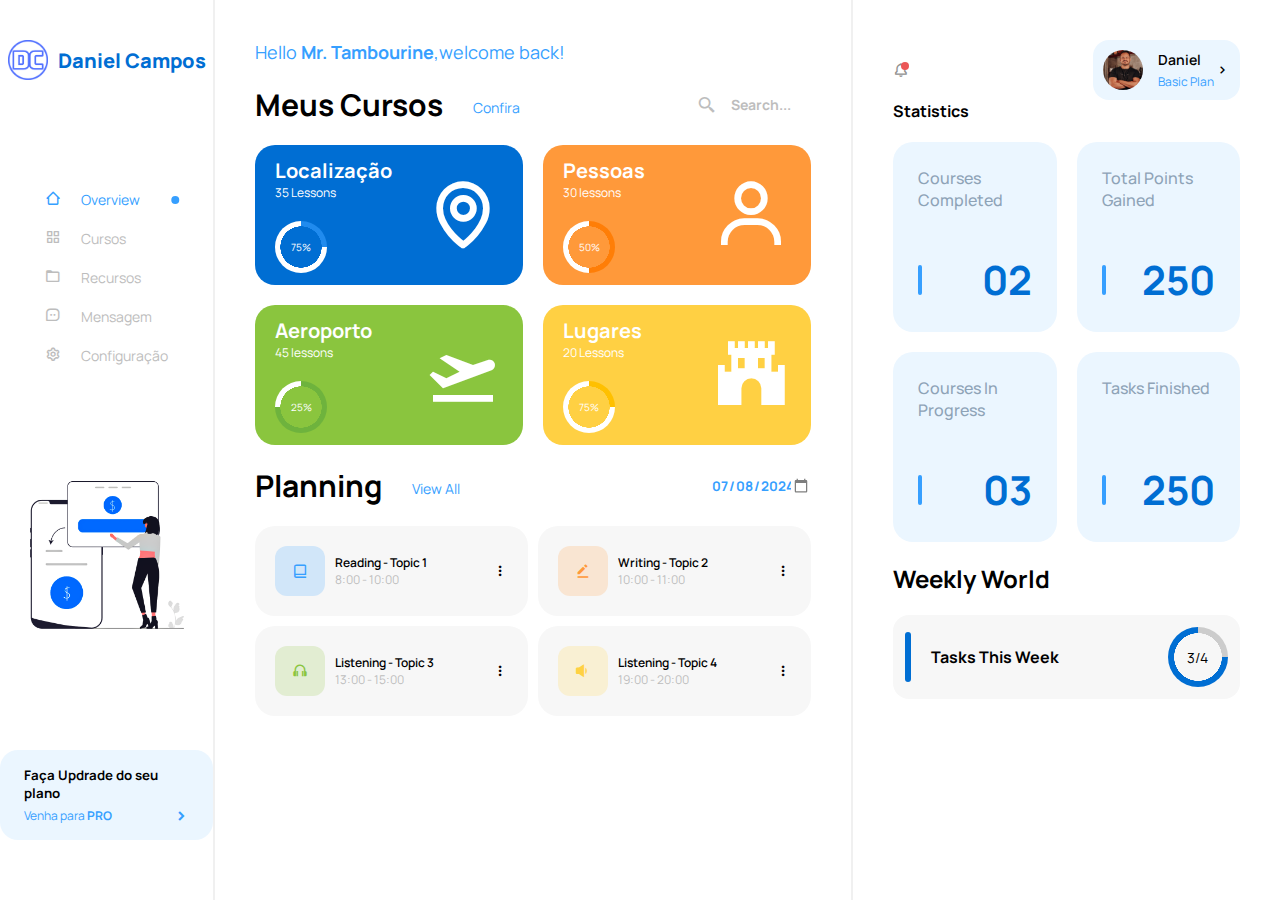
<file: dashboard/index.html>
<!DOCTYPE html>
<html lang="en">
<head>
    <meta charset="UTF-8">
    <meta name="viewport" content="width=device-width, initial-scale=1.0">
    <link href='https://unpkg.com/boxicons@2.1.4/css/boxicons.min.css' rel='stylesheet'>
    <link rel="stylesheet" href="style.css">
    <title>Dashboard Responsivo</title>
</head>
<body>
    
    <div class="container">
        
        <aside class="left-section">
            <div class="logo">
            <button class="menu-btn" id="menu-close">
                <i class='bx bx-log-out-circle'></i>
            </button>
            <img src="assets/logo.png">
            <a href="#">Daniel Campos</a>
            </div>
            <div class="sidebar">
                <div class="item" id="active">
                    <i class='bx bx-home-alt-2'></i>
                    <a href="#">Overview</a>
                </div>
                <div class="item">
                    <i class='bx bx-grid-alt'></i>
                    <a href="#">Cursos</a>
                </div>
                <div class="item">
                    <i class='bx bx-folder' ></i>
                    <a href="#">Recursos</a>
                </div>
                <div class="item">
                    <i class='bx bx-message-square-dots'></i>
                    <a href="#">Mensagem</a>
                </div>
                <div class="item">
                    <i class='bx bx-cog' ></i>
                    <a href="#">Configuração</a>
                </div>
                </div>
                <div class="pic">
                    <img src="assets/pro.png">
                </div>
                <div class="upgrade">
                    <h5>Faça Updrade do seu plano</h5>
                    <div class="link">
                        <a href="#">Venha para <b>PRO</b></a>
                        <i class='bx bxs-chevron-right' ></i>
                    </div>
                </div>
            
                
        </aside>
    

        <main>
            <header>
                <button class="menu-btn" id="menu-open">
                    <i class='bx bx-menu'></i>
                    </button>
                <h5>Hello <b>Mr. Tambourine</b>,welcome back!</h5>
            </header>

            <div class="separator">
                <div class="info">
                    <h3>Meus Cursos</h3>
                    <a href="#">Confira</a>
                </div>
            <div class="search">
                <i class='bx bx-search-alt-2' ></i>
                <input type="text"  placeholder="Search...">

            </div>
            </div>

            <div class="analytics">
            <div class="item">
                <div class="progress">
                    <div class="info">
                        <h5>Localização</h5>
                        <p>35 Lessons</p>
                    </div>
                    <div class="progress-bar" role="progressbar" aria-valuenow="75" aria-valuemin="0" aria-valuemax="100"></div>
                </div>
                <i class='bx bx-map' ></i>
            </div>
            <div class="item">
                <div class="progress">
                    <div class="info">
                        <h5>Pessoas</h5>
                        <p>30 lessons</p>
                    </div>
                    <div class="progress-bar" role="progressbar" aria-valuenow="75" aria-valuemin="0" aria-valuemax="100"></div>
                </div>
                <i class='bx bx-user'></i>
            </div>
            <div class="item">
                <div class="progress">
                    <div class="info">
                        <h5>Aeroporto</h5>
                        <p>45 lessons</p>
                    </div>
                    <div class="progress-bar" role="progressbar" aria-valuenow="75" aria-valuemin="0" aria-valuemax="100"></div>
                        </div>
                        <i class='bx bxs-plane-take-off' ></i>
                </div>
                <div class="item">
                    <div class="progress">
                        <div class="info">
                            <h5>Lugares</h5>
                            <p>20 Lessons</p>
                        </div>
                        <div class="progress-bar" role="progressbar" aria-valuenow="75" aria-valuemin="0" aria-valuemax="100"></div>
                            </div>
                            <i class='bx bxs-castle' ></i>
                        </div>
                    </div>  
                    
                    <div class="separator">
                        <div class="info">
                            <h3>Planning</h3>
                            <a href="#">View All</a>
                        </div>
                        <input type="date" value="2024-07-08">
                    </div>

                    <div class="planning">

                        <div class="item">
                            <div class="left">
                                <div class="icon">
                                    <i class='bx bx-book-alt'></i>
                                </div>
                                <div class="details">
                                    <h5>Reading - Topic 1</h5>
                                    <p>8:00 - 10:00</p>
                                </div>
                            </div>
                            <i class='bx bx-dots-vertical-rounded' ></i>
                            
                        </div>

                        <div class="item">
                            <div class="left">
                                <div class="icon">
                                    <i class='bx bxs-edit-alt'></i>
                                </div>
                                <div class="details">
                                    <h5>Writing - Topic 2</h5>
                                    <p>10:00 - 11:00</p>
                                </div>
                            </div>
                            <i class='bx bx-dots-vertical-rounded' ></i>
                            
                        </div>

                        
                        <div class="item">
                            <div class="left">
                                <div class="icon">
                                    <i class='bx bx-headphone'></i>
                                </div>
                                <div class="details">
                                    <h5>Listening - Topic 3</h5>
                                    <p>13:00 - 15:00</p>
                                </div>
                            </div>
                            <i class='bx bx-dots-vertical-rounded' ></i>
                            
                        </div>

                        <div class="item">
                            <div class="left">
                                <div class="icon">
                                    <i class='bx bxs-volume-low'></i>
                                </div>
                                <div class="details">
                                    <h5>Listening - Topic 4</h5>
                                    <p>19:00 - 20:00</p>
                                </div>
                            </div>
                            <i class='bx bx-dots-vertical-rounded' ></i>
                            
                        </div>
                        
                    </div>
        </main>

        <aside class="right-section">
            <div class="top">
                <i class='bx bx-bell' ></i>
                <div class="profile">
                    <div class="left">
                        <img src="assets/profile.jpg">
                        <div class="user">
                            <h5>Daniel</h5>
                            <a href="#">Basic Plan</a>
                        </div>
                    </div>
                    <i class='bx bx-chevron-right' ></i>
                </div>
            </div>

                <div class="separador" id="first">
                        <h4>Statistics</h4>
                </div>

                <div class="stats">
                    <div class="item">
                        <div class="top">
                            <p>Courses
                            Completed</p>
                        </div>
                        <div class="bottom">
                            <div class="line"></div>
                            <h3>02</h3>
                        </div>
                    </div>

                    <div class="item">
                        <div class="top">
                            <p>Total Points
                            Gained</p>
                        </div>
                        <div class="bottom">
                            <div class="line"></div>
                            <h3>250</h3>
                        </div>
                    </div>

                    <div class="item">
                        <div class="top">
                            <p>Courses
                            In Progress</p>
                        </div>
                        <div class="bottom">
                            <div class="line"></div>
                            <h3>03</h3>
                        </div>
                    </div>

                    <div class="item">
                        <div class="top">
                            <p>Tasks
                            Finished</p>
                        </div>
                        <div class="bottom">
                            <div class="line"></div>
                            <h3>250</h3>
                        </div>
                    </div>

                </div>

                <div class="separator" id="first">
                    <h4>Weekly World</h4>
            </div>

                    <div class="weekly">
                        <div class="title">
                            <div class="line"></div>
                                <h5>Tasks This Week</h5>
                        </div>
                            <div class="progress-bar" role="progressbar" aria-valuenow="75" aria-valuemin="0" aria-valuemax="100"></div>
                    </div>

        </aside>

    </div>

    <script src="script.js"></script>

</body>
</html>
</file>
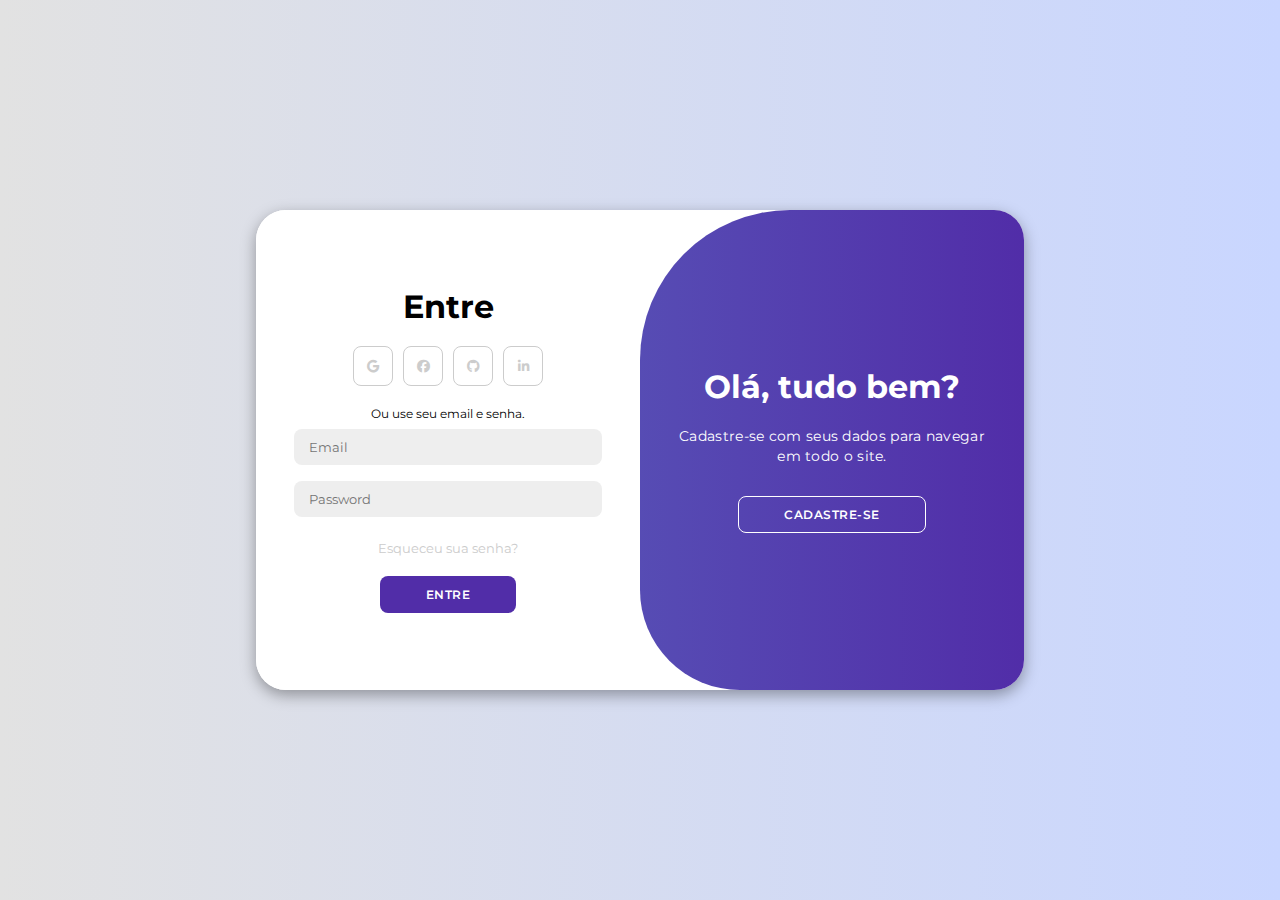
<file: login/index_login.html>
<!DOCTYPE html>
<html lang="en">
<head>
    <meta charset="UTF-8">
    <meta name="viewport" content="width=device-width, initial-scale=1.0">
    <link rel="stylesheet" href="https://cdnjs.cloudflare.com/ajax/libs/font-awesome/6.5.1/css/all.min.css">
    <link rel="stylesheet" href="style.css">
    <title>Tela de Login</title>
</head>
<body>

<div class="container" id="container">
    <div class="form-container sign-up">
        <form>
            <h1>Crie uma conta</h1>
            <div class="social-icons">
                <a href="#" class="icon"><i class="fa-brands fa-google"></i></a>
                <a href="#" class="icon"><i class="fa-brands fa-facebook"></i></a>
                <a href="#" class="icon"><i class="fa-brands fa-github"></i></a>
                <a href="#" class="icon"><i class="fa-brands fa-linkedin-in"></i></a>
            </div>
            <span>Ou use seu email para cadastrar.</span>
            <input type="text" placeholder="Name">
            <input type="email" placeholder="Email">
            <input type="password" placeholder="Password">
            <button">Cadastre-se</button>
        </form>
    </div>

    <div class="form-container sign-in">
        <form>
            <h1>Entre</h1>
            <div class="social-icons">
                <a href="#" class="icon"><i class="fa-brands fa-google"></i></a>
                <a href="#" class="icon"><i class="fa-brands fa-facebook"></i></a>
                <a href="#" class="icon"><i class="fa-brands fa-github"></i></a>
                <a href="#" class="icon"><i class="fa-brands fa-linkedin-in"></i></a>
            </div>
            <span>Ou use seu email e senha.</span>
            <input type="email" placeholder="Email">
            <input type="password" placeholder="Password">
            <a href="#">Esqueceu sua senha?</a>
            <button>Entre</button>
        </form>
    </div>

    <div class="toggle-container">
        <div class="toggle">
            <div class="toggle-panel toggle-left">
                <h1>Bem vindo!</h1>
                <p>Entre com seus dados para navegar em todo o site.</p>
                <button class="hidden" id="login">Entre</button>
            </div>
            <div class="toggle-panel toggle-right">
                <h1>Olá, tudo bem?</h1>
                <p>Cadastre-se com seus dados para navegar em todo o site.</p>
                <button class="hidden" id="register">Cadastre-se</button>
            </div>

        </div>
    </div>

</div>

    <script src="script.js"></script>
</body>
</html>
</file>
<file: dashboard/style.css>
@import url('https://fonts.googleapis.com/css2?family=Manrope:wght@300;400;500;600;700;800&display=swap');

*{
    margin: 0;
    padding: 0;
    box-sizing: border-box;
    font-family: 'Manrope',sans-serif;
}

a{
    text-decoration: none;
    color: #369FFF;
}

.container{
    display: grid;
    grid-template-columns: 1fr 3fr 2fr;
    height: 100vh;
}

.container .left-section{
    display: flex;
    flex-direction: column;
    align-items: center;
    justify-content:space-between;
    padding: 40px 0;
}

.container .left-section .logo{
    display: flex;
    align-items:center;
    gap: 10px;
}

.container .left-section .logo img{
    width: 40px;
    height: 40px;
    object-fit: cover;
}


.container .left-section .logo a{
    font-weight: 800;
    font-size: 20px;
    color: #006ed3;
}

.menu-btn{
    width: 32px;
    height: 32px;
    align-items: center;
    justify-content: center;
    border: none;
    background-color:#d1e6f9;
    border-radius: 6px;
    cursor: pointer;
   display: none;
}

.menu-btn i{
    font-size: 18px;
    color: #208bee;
}

.container .left-section .sidebar{
    display: flex;
    flex-direction: column;
    gap: 20px;
}

.container .left-section .sidebar .item{
    display: flex;
    gap: 20px;
    cursor: pointer;
}

.container .left-section .sidebar i{
    color: #bdbdbd;
    transition: all 0.3s ease;
}

.container .left-section .sidebar a{
    display: flex;
    align-items: center;
    gap: 30px;
    font-size: 14px;
    color: #bdbdbd;
    position: relative;
    transition: all 0.3s ease;
}

.container .left-section .sidebar .item#active a,
.container .left-section .sidebar .item#active i,
.container .left-section .upgrade .link i{
    color: #369fff;
    position: relative;
    transition: all 0.3s ease;
}

.container .left-section .sidebar .item a::after{
    position: absolute;
    content: "";
    width: 0px;
    height: 0px;
    background-color: #369fff;
    right: -30px;
    border-radius: 50%;
    top: 10;
    transform: translateX(116%);
    transition: all 0.3s ease;
}

.container .left-section .sidebar .item#active ::after{
    width: 8px;
    height: 8px;
}

.container .left-section .pic img{
    width: 160px;
}

.container .left-section .upgrade{
   background-color: #ebf6ff;
   height: 90px;
   display: flex;
   flex-direction: column;
   justify-content: space-between;
   padding: 16px 24px;
   margin-bottom: 20px;
   border-radius: 18px;
   cursor: pointer;
}

.container .left-section .upgrade .link{
    display: flex;
    align-items: center;
    justify-content:space-between;
}

.container .left-section .upgrade .link a{
    font-size: 12px;
}

main{
    border-right: 2px solid #f0f0f0;
    border-left: 2px solid #f0f0f0;
    padding: 40px 40px 0 40px;
}

main header{
    display: flex;
    align-items: center;
    gap: 15px;
}

main header h5{
    font-size: 18px;
    color: #369FFF;
    font-weight: 400;
}

main .separator{
    display: flex;
    align-items: center;
    justify-content:space-between;
    margin-top: 20px;
}

main .separator .info{
    display: flex;
    align-items: center;
    gap: 30px;
}

main .separator .info h3{
    font-size: 30px;
}

main .separator .info a{
    margin-top: 6px;
    font-size:  14px;
}

main .separator .search{
    display: flex;
    align-items: center;
    gap: 14px;
}

main .separator .search i{
    font-size: 20px;
    color: #bdbdbd;
}

main .separator .search input{
    border: none;
    font-size:  14px;
    width: 80px;
    outline: none;
}

main .separator .search input::placeholder{
    color: #bdbdbd;
}

main .analytics{
    display: grid;
    grid-template-columns: 1fr 1fr;
    gap: 20px;
    margin-top: 20px;
}

main .analytics .item{
    display: flex;
    align-items: center;
    justify-content: space-between;
    height: 140px;
    min-width: 214px;
    padding: 20px;
    border-radius: 20px;
}

main .analytics .item .progress{
    display: flex;
    flex-direction: column;
    justify-content: space-between;
}

main .analytics .item .progress .info h5{
    color: #fff;
    font-size: 20px;
    font-weight: bold;
}

main .analytics .item .progress .info p{
    color: #fff;
    font-size: 12px;
}

main .analytics .item .progress .progress-bar{
    display: flex;
    align-items: center;
    justify-content: center;
    margin-top: 20px;
    width: 52px;
    height: 52px;
    border-radius: 50%;
}

main .analytics .item:nth-child(1) .progress .progress-bar{
    background: radial-gradient(closest-side, #006ed3 79%, transparent 80% 100%),
    conic-gradient(#208bee 25%, #fff 0%);
}

main .analytics .item:nth-child(2) .progress .progress-bar{
    background: radial-gradient(closest-side, #ff993a 79%, transparent 80% 100%),
    conic-gradient(#ff7e07 50%, #fff 0%);
}

main .analytics .item:nth-child(3) .progress .progress-bar{
    background: radial-gradient(closest-side, #8ac53e 79%, transparent 80% 100%),
    conic-gradient(#6eb33d 75%, #fff 0%);
}

main .analytics .item:nth-child(4) .progress .progress-bar{
    background: radial-gradient(closest-side, #ffd043 79%, transparent 80% 100%),
    conic-gradient(#ffc000 25%, #fff 0%);
}

main .analytics .item .progress .progress-bar::before{
    font-size: 10px;
    color: #fff;    
}

main .analytics .item:nth-child(1) .progress .progress-bar::before,
main .analytics .item:nth-child(4) .progress .progress-bar::before{
    content: "75%";
}

main .analytics .item:nth-child(2) .progress .progress-bar::before{
    content: "50%";
}
main .analytics .item:nth-child(3) .progress .progress-bar::before{
    content: "25%";
}

main .analytics .item i{
    font-size: 80px;
    color: #fff;
}

main .analytics .item:nth-child(1){
    background-color: #006ed3;
}
main .analytics .item:nth-child(2){
    background-color: #ff993a;
}
main .analytics .item:nth-child(3){
    background-color: #8ac53e;
}
main .analytics .item:nth-child(4){
    background-color: #ffd043;
}

main .separator input{
    border: none;
    color: #369FFF;
    font-weight: bold;
    outline: none;
    width: 100px;
}

input[type="date"]::-webkit-calendar-picker-indicator{
    opacity: 0.5;
    font-size: 16px;
    cursor: pointer;
}

main .planning{
    display: grid;
    grid-template-columns: 1fr 1fr;
    gap: 10px;
    margin-top: 20px;
}

main .planning .item{
    display: flex;
    align-items: center;
    justify-content: space-between;
    padding: 20px;
    background-color: #f7f7f7;
    border-radius: 20px;
}

main .planning .item .left{
    display: flex;
    align-items: center;
    gap: 10px;
}

main .planning .item .left .icon{
    background-color: red;
    width: 50px;
    height: 50px;
    border-radius: 12px;
    display: flex;
    align-items: center;
    justify-content: center;
}

main .planning .item:nth-child(1) .left .icon{
    background: #d1e6f9;
}

main .planning .item:nth-child(1) .left .icon i{
    color: #369fff;
}

main .planning .item:nth-child(2) .left .icon{
    background: #f9e5d2;
}
main .planning .item:nth-child(2) .left .icon i{
    color: #ff993a;
}

main .planning .item:nth-child(3) .left .icon{
    background: #e2edd2;
}

main .planning .item:nth-child(3) .left .icon i{
    color:#8ac53e;
}

main .planning .item:nth-child(4) .left .icon{
    background: #f9f0d3;
}

main .planning .item:nth-child(4) .left .icon i{
    color:#ffd143;
}

main .planning .item .left .details h5{
    font-size: 12px;
    font-weight: 600;
}

main .planning .item .left .details p{
    font-size: 12px;
    color:#bdbdbd
}

main .planning .item > i{
    cursor: pointer;
}

.container .right-section{
    padding: 40px 40px 0 40px;
}

.container .right-section .top{
    display: flex;
    align-items: center;
    justify-content: space-between;
}

.container .right-section .top > i{
    color: #909090;
    position: relative;
    cursor: pointer;
}

.container .right-section .top > i::after{
    content:"";
    width: 8px;
    height: 8px;
    position: absolute;
    background: #eb5757;
    border-radius: 50%;
    right: 0;
}

.container .right-section .top .profile{
    display: flex;
    align-items: center;
    justify-content: space-between;
    padding: 10px;
    background: #ebf6ff;
    width: 244;
    height: 60px;
    border-radius: 16px;
}

.container .right-section .top .profile > i{
    cursor: pointer;
}

.container .right-section .top .profile .left{
    display: flex;
    gap: 15px;
}

.container .right-section .top .profile .left img{
    width: 40px;
    height: 40px;
    border-radius: 50%;
    object-fit: cover;
    object-position: top;
}

.container .right-section .top .profile .left .user h5{
    font-size: 14px;
    font-weight: 600;
}

.container .right-section .top .profile .left .user a{
    font-size: 12px;
}

.container .right-section .separator#first{
    margin-top: 8px;
}

.container .right-section .separator h4{
    font-weight: bold;
    font-size: 24px;
    margin-top: 20px;
}

.container .right-section .stats{
    display: grid;
    grid-template-columns: 1fr 1fr;
    margin-top: 20px;
    gap: 20px;
}

.container .right-section .stats .item{
    display: flex;
    flex-direction: column;
    justify-content: space-between;
    height: 190px;
    padding: 25px;
    background: #ebf6ff;
    border-radius: 20px;
}

.container .right-section .stats .item top{
    display: flex;
    flex-direction: column;
    align-items: start;
}

.container .right-section .stats .top p{
    font-size: 16px;
    color: #8ea3b7;
    font-weight: 500;
}

.container .right-section .stats .item .bottom{
    display: flex;
    align-items: center;
    justify-content: space-between;
}

.container .right-section .stats .item .bottom .line{
    width: 4px;
    height: 30px;
    background: #369FFF;
    border-radius: 20px;
}

.container .right-section .stats .item .bottom h3{
    font-size: 40px;
    color: #006ed3;
}

.container .right-section .weekly{
    margin-top: 20px;
    display: flex;
    align-items: center;
    justify-content: space-between;
    width: 100%;
    padding: 12px;
    background: #f7f7f7;
    border-radius: 16px;

}

.container .right-section .weekly .title{
    display: flex;
    align-items: center;
    gap: 20px;
}

.container .right-section .weekly .title .line{
    width: 6px;
    height: 50px;
    background: #006ed3;
    border-radius: 20px;
}

.container .right-section .weekly h5{
    font-size: 16px;
}

.container .right-section .weekly .progress-bar{
    display: flex;
    align-items: center;
    justify-content: center;
    width: 60px;
    height: 60px;
    border-radius: 50%;
    background: radial-gradient(closest-side, #f7f7f7 79%, transparent 80% 100%),
    conic-gradient(#ccc 25%, #006ed3 0%);
}

.container .right-section .weekly .progress-bar::before{
    content: "3/4";
    font-size: 14px;
    color: #000;
}

@media screen and (max-width: 1200px){

    .container{
        grid-template-columns: 1fr 6fr 5fr;
    }

    .container .left-section,
    .container main,
    .container .right-section{
    padding: 20px 20px 0 20px;
    }    

    .container .left-section .logo a,
    .container .left-section .sidebar a,
    .container .left-section .pic img,
    .container .left-section .upgrade{
        display: none;
    }
}

@media screen and (max-width: 992px){

    .container{
        grid-template-columns: 1fr 1fr;
    }

    .container .left-section{
        position: fixed;
        height: 60vh;
        background-color: #fff;
        box-shadow: 0 4px 30px rgba(0, 0, 0, 0.1);
        transition: all 0.3s ease;
        top: -60vh;
    }

    .container .left-section .logo{
        flex-direction: column;
        gap: 20px;
    }
    .container .left-section .logo .menu-btn, main header .menu-btn{
        display: flex;
    }

    main h5{
        font-size: 16px;
    }
    
    main .separator .info{
        gap: 15px;
    }
    main .separator .info h3,
    .container .right-section .separator h4{
        font-size: 20px;
    }
    main .analytics .item{
        min-width: 160px;
    }

    main .analytics .item i{
        display: none;
    }

    main .planning{
        grid-template-columns: 1fr;
        gap:10px;
    }
    main .planning .item{
        padding: 8px;
    }

    .container .right-section .stats .item{
        height: 160px;
        padding: 20px;
    }
    .container .right-section .stats .item .top p{
        font-size: 14px;
    }
    .container .right-section .stats .item .bottom h3{
        font-size: 36px;
    }
}

@media screen and (max-width: 768px) {
    .container{
        grid-template-columns: 1fr;
    }
    .container .right-section > .top{
        position: absolute;
        top: 0;
        right: 0;
        width: 100%;
        padding: 20px;
        z-index: -100;
    }
    .container .right-section .weekly{
        margin-bottom: 20px;
    }

}
</file>
<file: login/style.css>
@import url('https://fonts.googleapis.com/css2?family=Montserrat:wght@300;400;500;600;700&display=swap');

*{
    margin: 0;
    padding: 0;
    box-sizing: border-box;
    font-family: 'Montserrat', sans-serif;
}

body{
    background-color: #c9d6ff;
    background: linear-gradient(to right, #e2e2e2,#c9d6ff);
    display: flex;
    align-items: center;
    justify-content: center;
    flex-direction: column;
    height: 100vh;
}

.container{
    background-color: #fff;
    border-radius: 30px;
    box-shadow: 0 5px 15px rgba(0, 0, 0, 0.35);
    position: relative;
    overflow: hidden;
    width: 768px;
    max-width: 100%;
    min-height: 480px;
}

.container p{
    font-size: 14px;
    line-height: 20px;
    letter-spacing: 0.3px;
    margin: 20px 0;
}

.container span{
    font-size: 12px;
}

.container a{
    color: #ccc;
    font-size: 13px;
    text-decoration: none;
    margin: 15px 0 10px;
}

.container button{
    background-color: #512da8;
    color: #fff;
    font-size: 12px;
    padding: 10px 45px;
    border: 1px solid transparent;
    border-radius: 8px;
    font-weight: 600;
    letter-spacing: 0.5px;
    text-transform: uppercase;
    margin-top: 10px;
    cursor: pointer;
}

.container button.hidden{
    background-color: transparent;
    border-color: #fff;
}

.container form{
    background-color: #fff;
    display: flex;
   
    align-items: center;
    justify-content: center;
    flex-direction: column;
    height: 100%;
}

.container input{
    background-color: #eee;
    border: none;
    margin: 8px 0;
    padding: 10px 15px;
    font-size: 13px;
    border-radius: 8px;
    width: 80%;
    outline: none;
}

.form-container{
    position: absolute;
    top:0;
    
    height: 100%;
    transition: all 0.6s ease-in-out;
}

.sign-in{
    left:0;
    width: 50%;
    z-index: 2;
}

.container.active .sign-in{
    transform: translateX(100%);
}

.sign-up{
    left: 0;
    width: 50%;
    opacity: 0;
    z-index: 1;
}

.container.container.active .sign-up{
    transform: translateX(100%);
    opacity: 1;
    z-index: 5;
    animation: move 0.6s;
}

@keyframes move{
    0%, 49.99%{
        
        opacity: 0;
        z-index: 1;
    }
    50%, 100%{
        opacity:1; 
        z-index:5;
    }
}

.social-icons{
    margin: 20px 0;
}

.social-icons a{
    border: 1px solid #ccc;
    border-radius: 20%;
    display: inline-flex;
    justify-content: center;
    align-items: center;
    margin: 0 3px;
    width: 40px;
    height: 40px;
}

.toggle-container{
    position: absolute;
    top: 0;
    left: 50%;
    width: 50%;
    height: 100%;
    overflow: hidden;
    transition: all 0.6s ease-in-out;
    border-radius: 150px 0 0 100px;
    z-index: 1000;
}

.container.active .toggle-container{
    transform: translateX(-100%);
    border-radius:  0 150px 100px 0;
}

.toggle{
    background-color: #512da8;
    height: 100%;
    background: linear-gradient(to right, #5c6bc0, #512da8);
    color: #fff;
    position: relative;
    left: -100%;
    height: 100%;
    width: 200%;
    transform: translateX(0);
    transition: all 0.6s ease-in-out;
}

.container.active .toggle{
    transform: translateX(50%);
}

.toggle-panel{
    position: absolute;
    width: 50%;
    height: 100%;
    display: flex;
    align-items:center;
    justify-content:center;
    flex-direction: column;
    padding: 0 30px;
    text-align: center;
    top: 0;
    transform: translateX(0);
    transition: all 0.6s ease-in-out;
}

.toggle-left{
    transform: translateX(-200%);
}

.container.active .toggle-left{
    transform: translateX(0);
}

.toggle-right{
    right: 0;
    transform: translateX(0);
}

.container.active .toggle-right{
    transform:translateX(200%);
}
</file>
